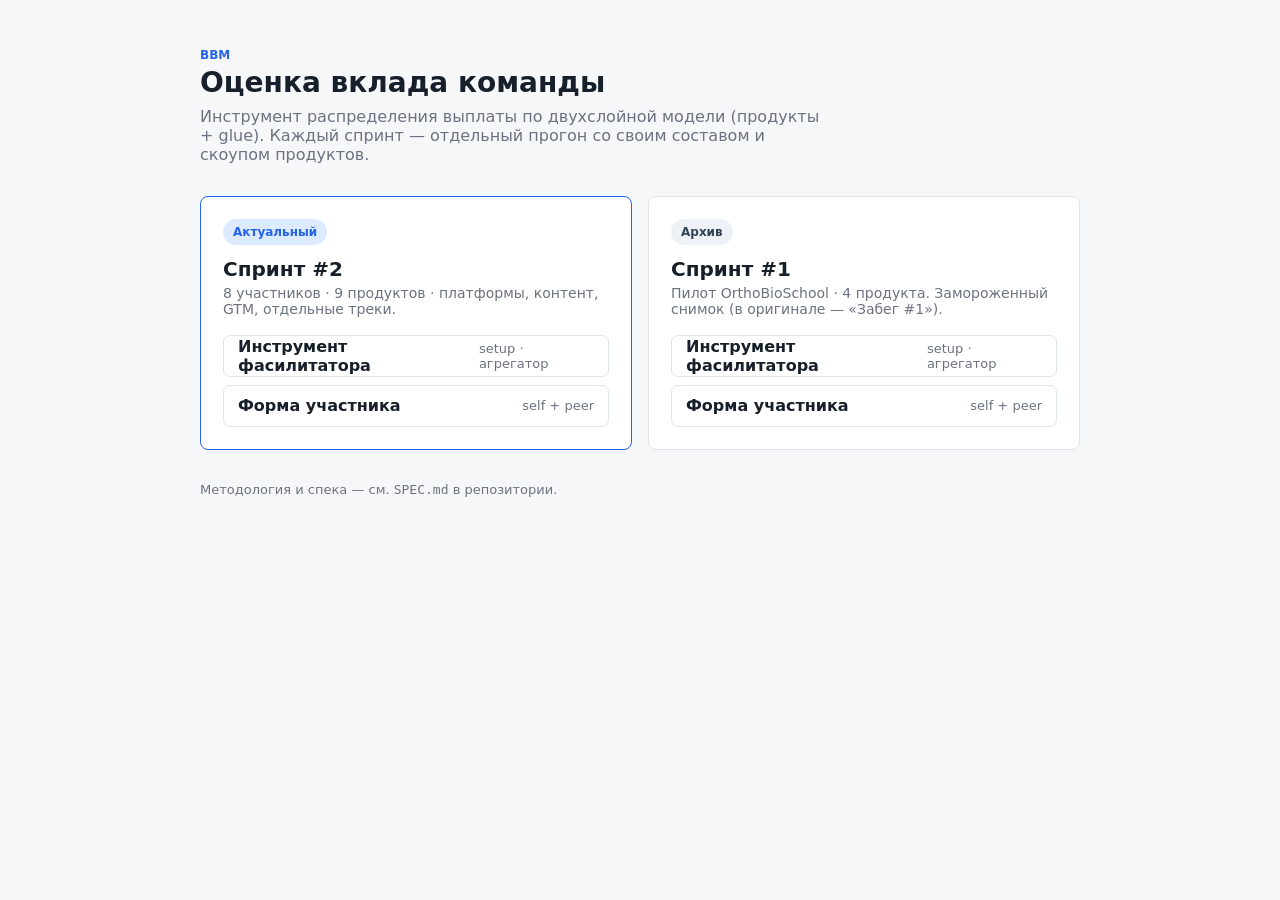
<file: index.html>
<!doctype html>
<html lang="ru">
  <head>
    <meta charset="utf-8">
    <meta name="viewport" content="width=device-width, initial-scale=1">
    <title>BBM — Оценка вклада команды</title>
    <style>
      :root {
        --bg: #f6f7f8; --surface: #fff; --text: #17202a; --muted: #6b7280;
        --line: #dfe4ea; --accent: #2563eb; --accent-quiet: #dbeafe; --radius: 8px;
      }
      * { box-sizing: border-box; }
      body {
        margin: 0; background: var(--bg); color: var(--text);
        font-family: system-ui, -apple-system, BlinkMacSystemFont, "Segoe UI", sans-serif;
      }
      .wrap { width: min(880px, calc(100% - 32px)); margin: 48px auto; }
      .eyebrow { color: var(--accent); font-size: 12px; font-weight: 760; text-transform: uppercase; margin: 0 0 6px; }
      h1 { margin: 0 0 8px; font-size: 28px; line-height: 1.1; }
      .lead { margin: 0 0 32px; color: var(--muted); max-width: 620px; }
      .cards { display: grid; gap: 16px; grid-template-columns: repeat(auto-fit, minmax(300px, 1fr)); }
      .card {
        background: var(--surface); border: 1px solid var(--line);
        border-radius: var(--radius); padding: 22px; display: flex; flex-direction: column;
      }
      .card.current { border-color: var(--accent); }
      .card h2 { margin: 0 0 4px; font-size: 20px; }
      .badge {
        display: inline-flex; align-self: flex-start; align-items: center; min-height: 26px;
        padding: 0 10px; border-radius: 999px; font-size: 12px; font-weight: 700;
        background: #eef2f7; color: #334155; margin-bottom: 12px;
      }
      .card.current .badge { background: var(--accent-quiet); color: var(--accent); }
      .meta { margin: 0 0 18px; color: var(--muted); font-size: 14px; }
      .links { display: grid; gap: 8px; margin-top: auto; }
      .links a {
        display: flex; align-items: center; justify-content: space-between;
        min-height: 42px; padding: 0 14px; border: 1px solid var(--line);
        border-radius: 7px; text-decoration: none; color: var(--text); font-weight: 700;
        transition: border-color 160ms ease, transform 160ms ease;
      }
      .links a:hover { border-color: var(--accent); transform: translateY(-1px); }
      .links a span { color: var(--muted); font-weight: 400; font-size: 13px; }
      footer { margin-top: 32px; color: var(--muted); font-size: 13px; }
    </style>
  </head>
  <body>
    <main class="wrap">
      <p class="eyebrow">BBM</p>
      <h1>Оценка вклада команды</h1>
      <p class="lead">
        Инструмент распределения выплаты по двухслойной модели (продукты + glue).
        Каждый спринт — отдельный прогон со своим составом и скоупом продуктов.
      </p>

      <div class="cards">
        <section class="card current">
          <span class="badge">Актуальный</span>
          <h2>Спринт #2</h2>
          <p class="meta">8 участников · 9 продуктов · платформы, контент, GTM, отдельные треки.</p>
          <div class="links">
            <a href="sprint-2/aggregate.html">Инструмент фасилитатора <span>setup · агрегатор</span></a>
            <a href="sprint-2/index.html">Форма участника <span>self + peer</span></a>
          </div>
        </section>

        <section class="card">
          <span class="badge">Архив</span>
          <h2>Спринт #1</h2>
          <p class="meta">Пилот OrthoBioSchool · 4 продукта. Замороженный снимок (в оригинале — «Забег #1»).</p>
          <div class="links">
            <a href="sprint-1/aggregate.html">Инструмент фасилитатора <span>setup · агрегатор</span></a>
            <a href="sprint-1/index.html">Форма участника <span>self + peer</span></a>
          </div>
        </section>
      </div>

      <footer>Методология и спека — см. <code>SPEC.md</code> в репозитории.</footer>
    </main>
  </body>
</html>
</file>
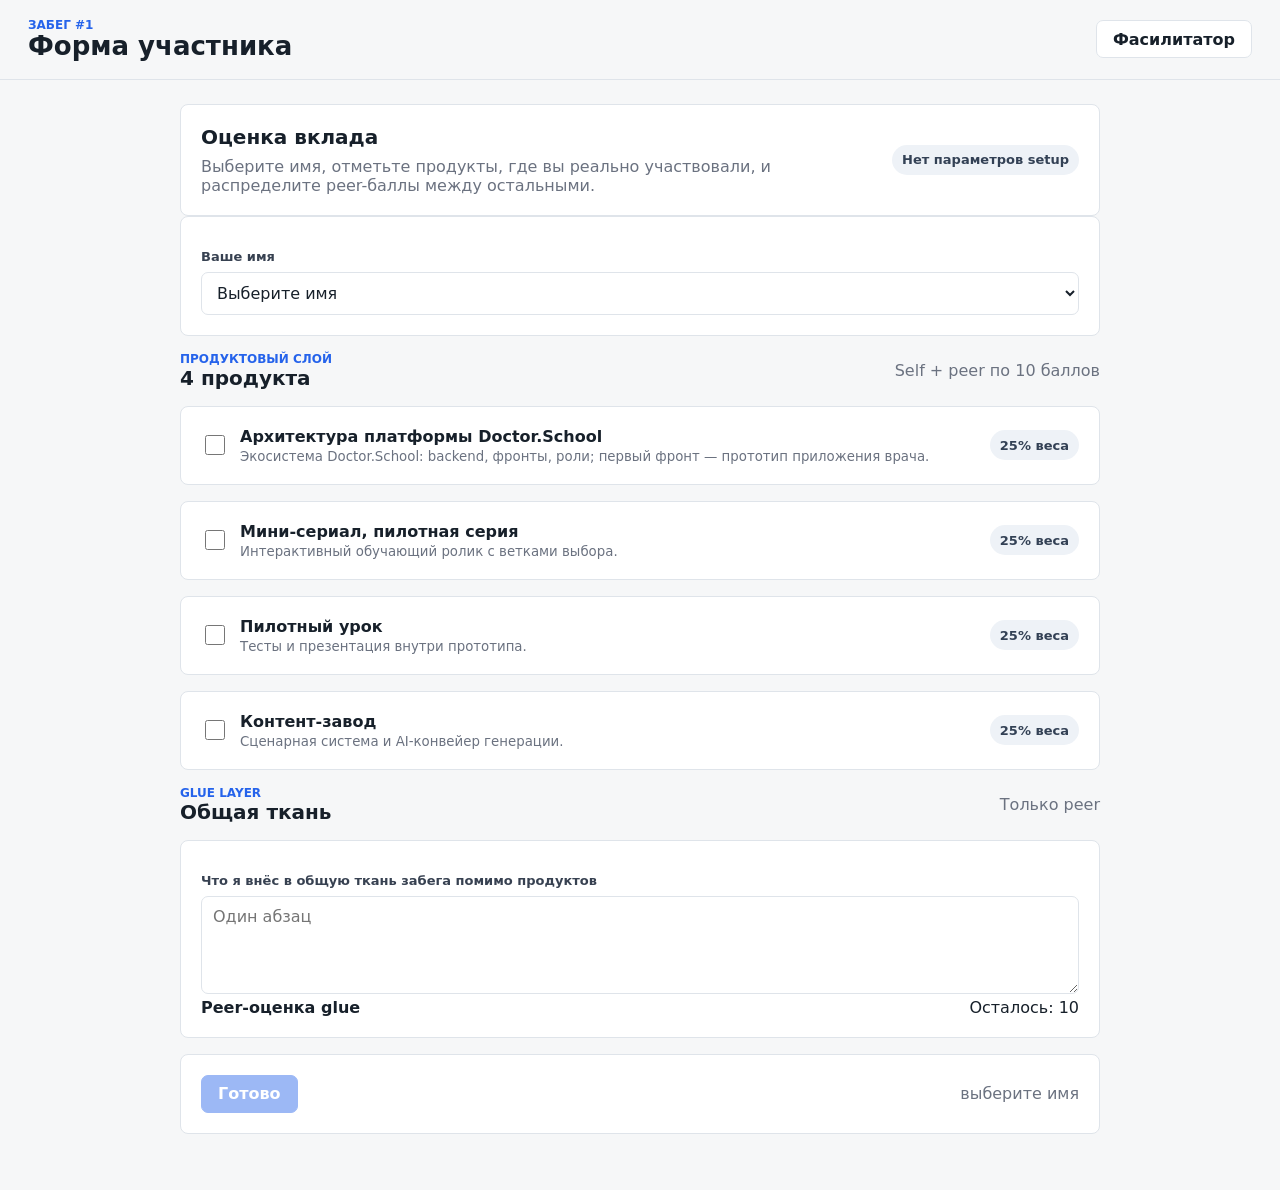
<file: sprint-1/index.html>
<!doctype html>
<html lang="ru">
  <head>
    <meta charset="utf-8">
    <meta name="viewport" content="width=device-width, initial-scale=1">
    <title>Забег #1 — форма участника</title>
    <link rel="stylesheet" href="css/style.css">
  </head>
  <body data-page="eval">
    <header class="topbar">
      <div>
        <p class="eyebrow">Забег #1</p>
        <h1>Форма участника</h1>
      </div>
      <a class="ghost-link" href="aggregate.html">Фасилитатор</a>
    </header>

    <main class="workspace eval-workspace">
      <section class="panel intro-panel">
        <div>
          <h2>Оценка вклада</h2>
          <p>Выберите имя, отметьте продукты, где вы реально участвовали, и распределите peer-баллы между остальными.</p>
        </div>
        <div class="status-pill" id="setupStatus">Ожидаю ссылку setup</div>
      </section>

      <form id="evalForm" class="form-stack" novalidate>
        <section class="panel">
          <label class="field-label" for="participantName">Ваше имя</label>
          <select id="participantName" class="input"></select>
        </section>

        <section class="section-head">
          <div>
            <p class="eyebrow">Продуктовый слой</p>
            <h2>4 продукта</h2>
          </div>
          <span class="muted">Self + peer по 10 баллов</span>
        </section>
        <div id="productsMount" class="form-stack"></div>

        <section class="section-head">
          <div>
            <p class="eyebrow">Glue layer</p>
            <h2>Общая ткань</h2>
          </div>
          <span class="muted">Только peer</span>
        </section>
        <section class="panel glue-panel" id="glueMount"></section>

        <section class="panel result-panel">
          <div class="result-actions">
            <button type="submit" class="primary-button" id="submitButton" disabled>Готово</button>
            <span id="formStatus" class="muted">Заполните обязательные поля</span>
          </div>
          <div id="outputBox" class="output-box hidden">
            <label class="field-label" for="encodedOutput">Блок для чата звонка</label>
            <textarea id="encodedOutput" class="textarea code-output" readonly></textarea>
            <div class="result-actions">
              <button type="button" class="secondary-button" id="copyOutput">Скопировать в буфер</button>
              <span class="muted">Вставьте этот блок в чат звонка.</span>
            </div>
          </div>
        </section>
      </form>
    </main>

    <script src="js/shared.js"></script>
    <script src="js/eval.js"></script>
  </body>
</html>
</file>
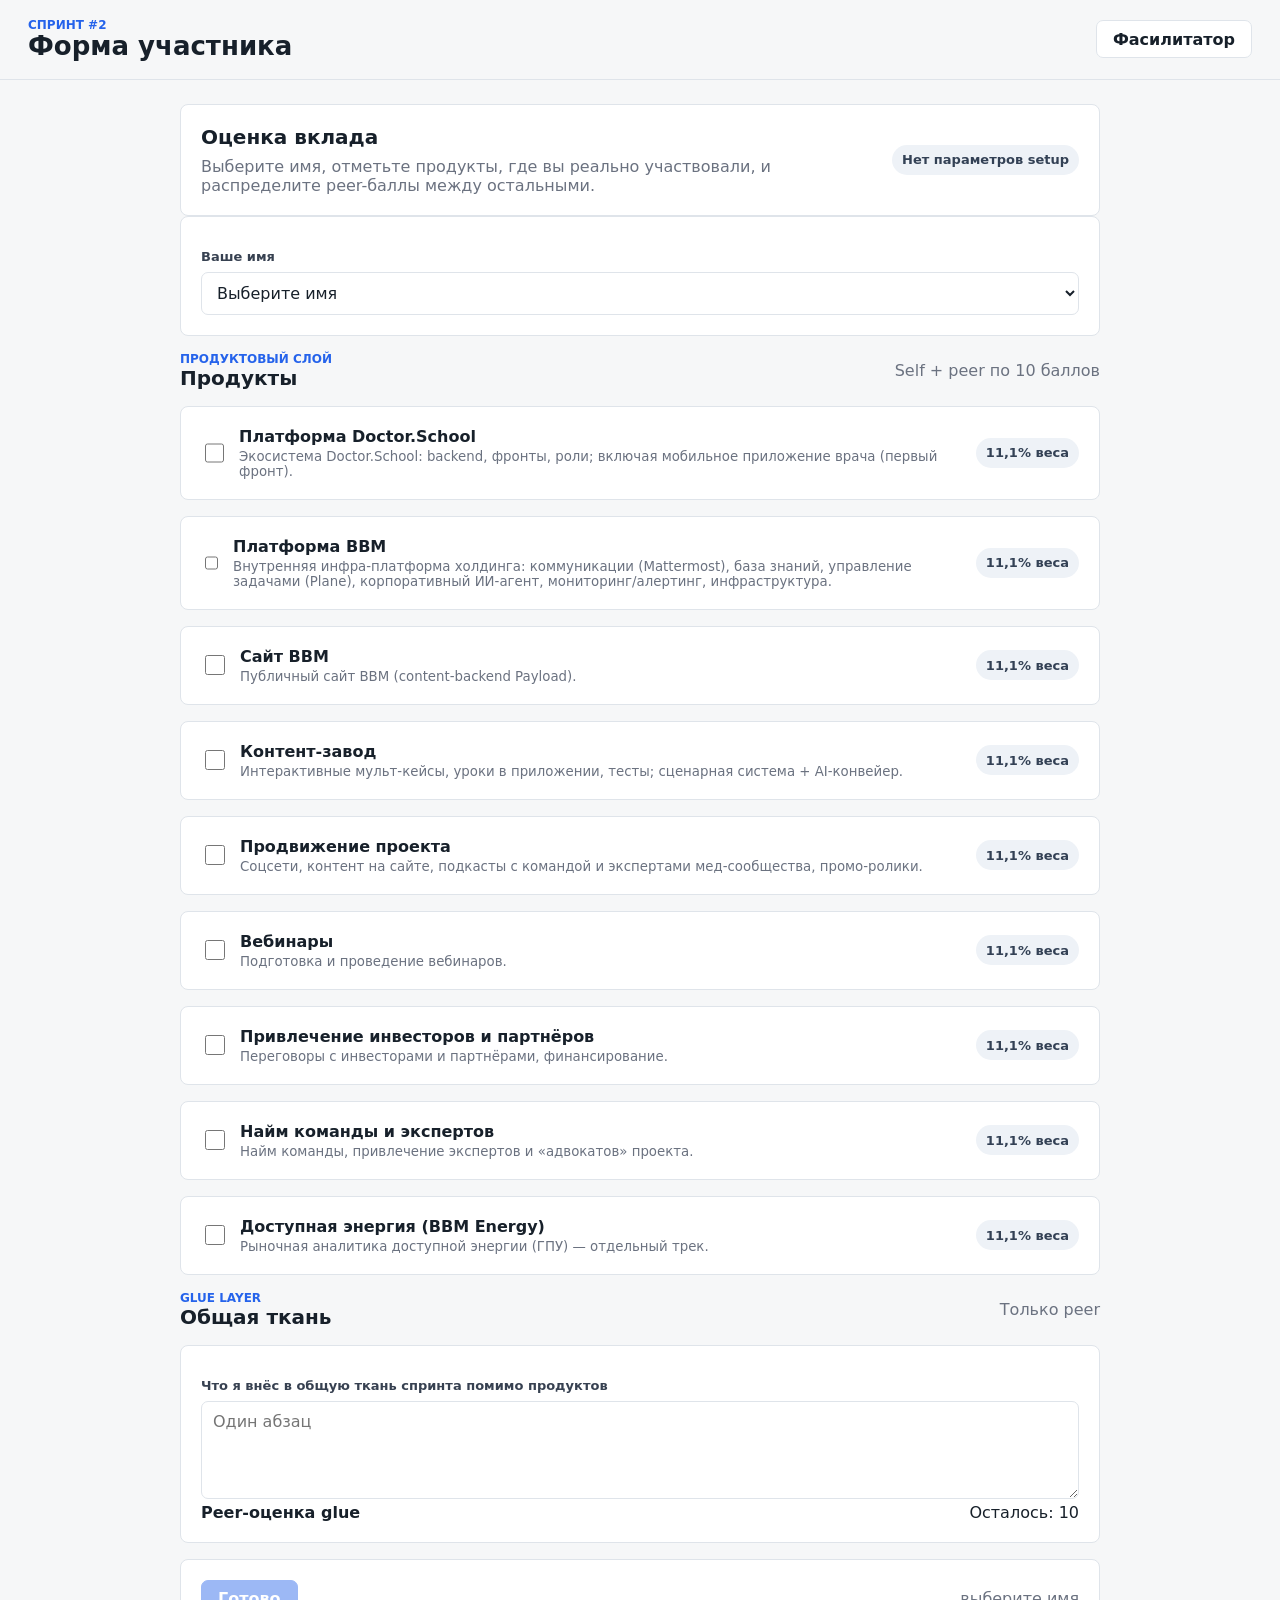
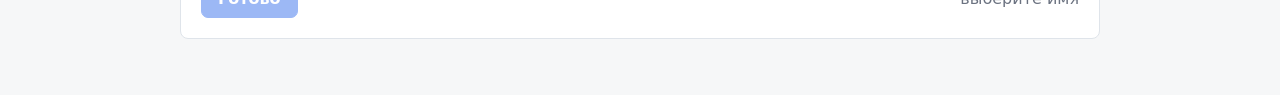
<file: sprint-2/index.html>
<!doctype html>
<html lang="ru">
  <head>
    <meta charset="utf-8">
    <meta name="viewport" content="width=device-width, initial-scale=1">
    <title>Спринт #2 — форма участника</title>
    <link rel="stylesheet" href="css/style.css">
  </head>
  <body data-page="eval">
    <header class="topbar">
      <div>
        <p class="eyebrow">Спринт #2</p>
        <h1>Форма участника</h1>
      </div>
      <a class="ghost-link" href="aggregate.html">Фасилитатор</a>
    </header>

    <main class="workspace eval-workspace">
      <section class="panel intro-panel">
        <div>
          <h2>Оценка вклада</h2>
          <p>Выберите имя, отметьте продукты, где вы реально участвовали, и распределите peer-баллы между остальными.</p>
        </div>
        <div class="status-pill" id="setupStatus">Ожидаю ссылку setup</div>
      </section>

      <form id="evalForm" class="form-stack" novalidate>
        <section class="panel">
          <label class="field-label" for="participantName">Ваше имя</label>
          <select id="participantName" class="input"></select>
        </section>

        <section class="section-head">
          <div>
            <p class="eyebrow">Продуктовый слой</p>
            <h2>Продукты</h2>
          </div>
          <span class="muted">Self + peer по 10 баллов</span>
        </section>
        <div id="productsMount" class="form-stack"></div>

        <section class="section-head">
          <div>
            <p class="eyebrow">Glue layer</p>
            <h2>Общая ткань</h2>
          </div>
          <span class="muted">Только peer</span>
        </section>
        <section class="panel glue-panel" id="glueMount"></section>

        <section class="panel result-panel">
          <div class="result-actions">
            <button type="submit" class="primary-button" id="submitButton" disabled>Готово</button>
            <span id="formStatus" class="muted">Заполните обязательные поля</span>
          </div>
          <div id="outputBox" class="output-box hidden">
            <label class="field-label" for="encodedOutput">Блок для чата звонка</label>
            <textarea id="encodedOutput" class="textarea code-output" readonly></textarea>
            <div class="result-actions">
              <button type="button" class="secondary-button" id="copyOutput">Скопировать в буфер</button>
              <span class="muted">Вставьте этот блок в чат звонка.</span>
            </div>
          </div>
        </section>
      </form>
    </main>

    <script src="js/shared.js"></script>
    <script src="js/eval.js"></script>
  </body>
</html>
</file>
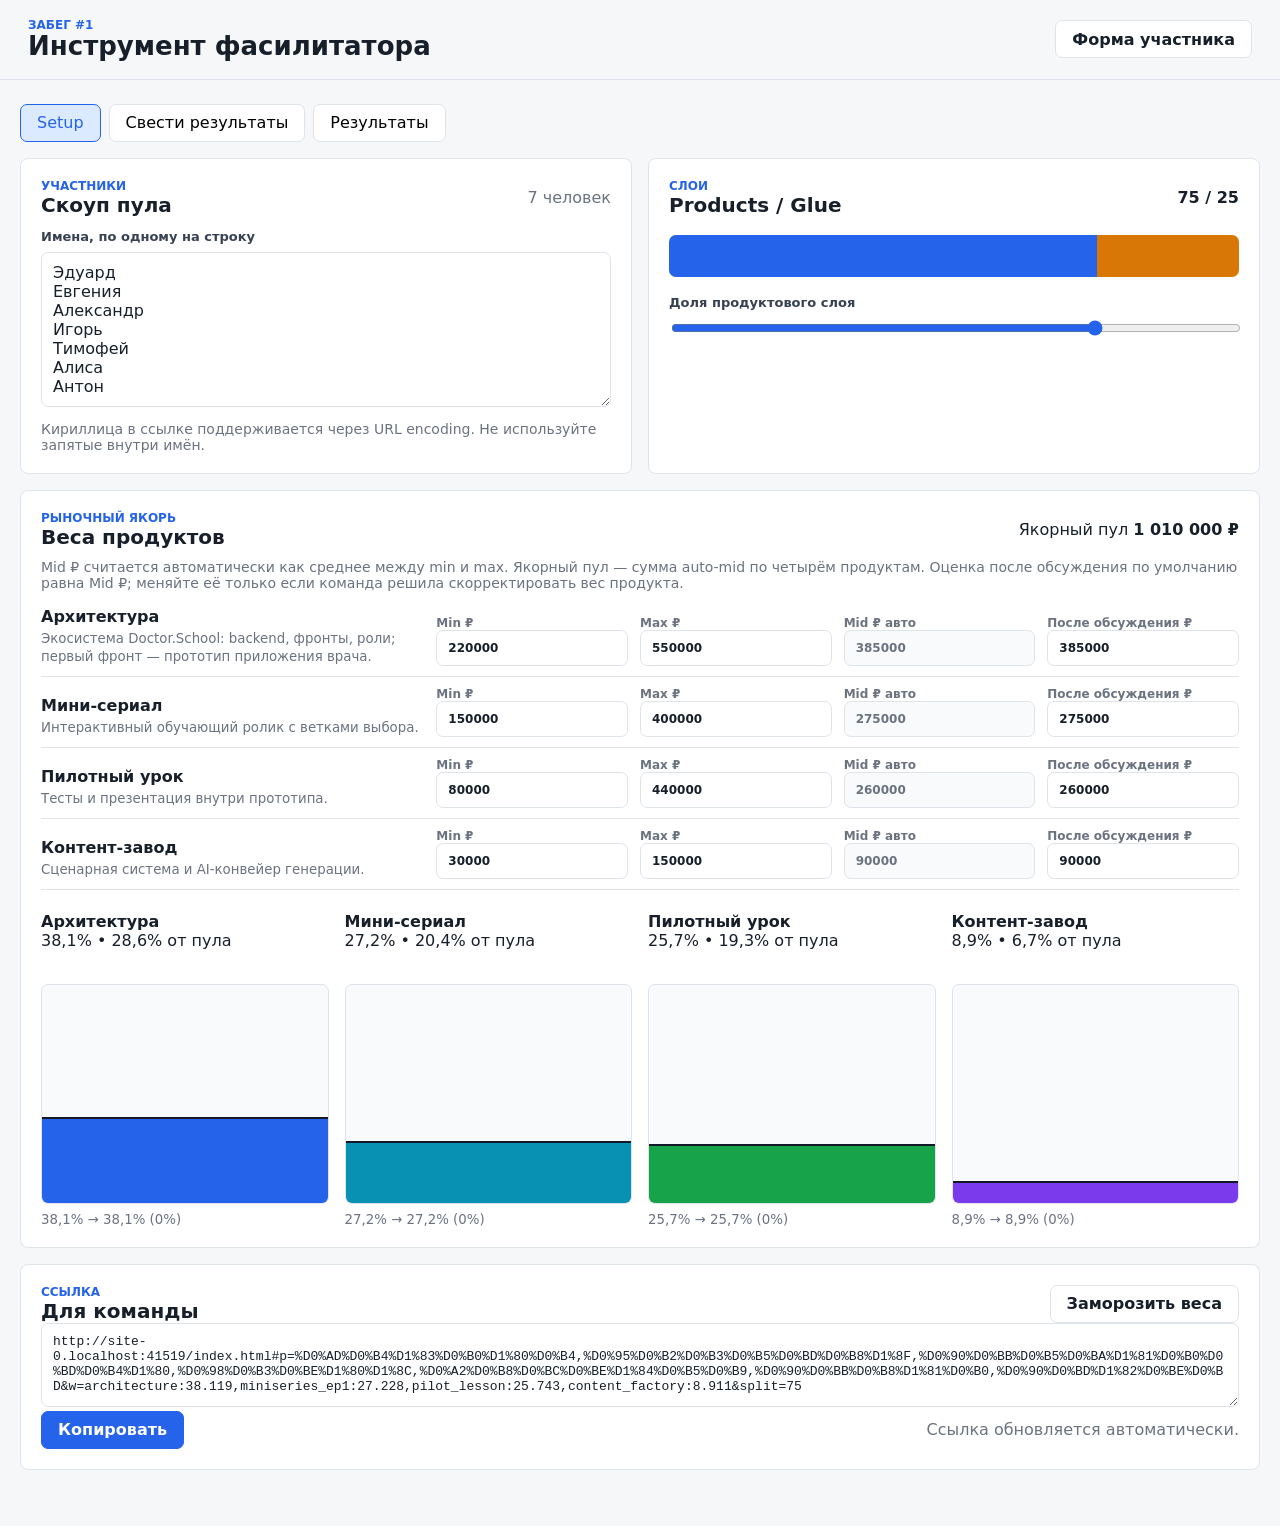
<file: aggregate.html>
<!doctype html>
<html lang="ru">
  <head>
    <meta charset="utf-8">
    <meta name="viewport" content="width=device-width, initial-scale=1">
    <title>Забег #1 — фасилитатор</title>
    <link rel="stylesheet" href="css/style.css">
  </head>
  <body data-page="aggregate">
    <header class="topbar">
      <div>
        <p class="eyebrow">Забег #1</p>
        <h1>Инструмент фасилитатора</h1>
      </div>
      <a class="ghost-link" href="index.html">Форма участника</a>
    </header>

    <main class="workspace">
      <nav class="tabs" aria-label="Разделы фасилитатора">
        <button class="tab active" data-tab="setup" type="button">Setup</button>
        <button class="tab" data-tab="aggregate" type="button">Свести результаты</button>
        <button class="tab" data-tab="results" type="button">Результаты</button>
      </nav>

      <section id="setupTab" class="tab-panel active">
        <div class="grid two-col">
          <section class="panel">
            <div class="panel-title">
              <div>
                <p class="eyebrow">Участники</p>
                <h2>Скоуп пула</h2>
            </div>
            <span class="muted" id="participantCount">0 человек</span>
          </div>
          <label class="field-label" for="participantsInput">Имена, по одному на строку</label>
          <textarea id="participantsInput" class="textarea" rows="7">Эдуард
Евгения
Александр
Игорь
Тимофей
Алиса
Антон</textarea>
          <p class="helper-text">Кириллица в ссылке поддерживается через URL encoding. Не используйте запятые внутри имён.</p>
        </section>

          <section class="panel">
            <div class="panel-title">
              <div>
                <p class="eyebrow">Слои</p>
                <h2>Products / Glue</h2>
              </div>
              <strong id="splitLabel">75 / 25</strong>
            </div>
            <div class="split-bar" id="splitBar">
              <div class="split-products"></div>
              <div class="split-glue"></div>
            </div>
            <label class="field-label" for="productRatioInput">Доля продуктового слоя</label>
            <input id="productRatioInput" class="range" type="range" min="0" max="100" value="75">
          </section>
        </div>

        <section class="panel">
          <div class="panel-title">
            <div>
              <p class="eyebrow">Рыночный якорь</p>
              <h2>Веса продуктов</h2>
            </div>
            <div class="metric">
              <span>Якорный пул</span>
              <strong id="anchorPoolLabel">0 ₽</strong>
            </div>
          </div>
          <p class="helper-text">Mid ₽ считается автоматически как среднее между min и max. Якорный пул — сумма auto-mid по четырём продуктам. Оценка после обсуждения по умолчанию равна Mid ₽; меняйте её только если команда решила скорректировать вес продукта.</p>
          <div id="anchorTable" class="anchor-table"></div>
          <div id="weightBars" class="weight-bars"></div>
        </section>

        <section class="panel">
          <div class="panel-title">
            <div>
              <p class="eyebrow">Ссылка</p>
              <h2>Для команды</h2>
            </div>
            <button type="button" class="secondary-button" id="freezeButton">Заморозить веса</button>
          </div>
          <textarea id="teamLink" class="textarea code-output" readonly></textarea>
          <div class="result-actions">
            <button type="button" class="primary-button" id="copyLink">Копировать</button>
            <span class="muted" id="linkStatus">Ссылка обновляется автоматически.</span>
          </div>
        </section>
      </section>

      <section id="aggregateTab" class="tab-panel">
        <section class="panel">
          <div class="panel-title">
            <div>
              <p class="eyebrow">Блоки участников</p>
              <h2>Свести результаты</h2>
            </div>
            <span class="status-pill" id="parsedCount">0 блоков</span>
          </div>
          <label class="field-label" for="blocksInput">Вставьте сообщения из чата</label>
          <textarea id="blocksInput" class="textarea" rows="10" placeholder="ZABEG-EVAL::..."></textarea>
          <div id="parseErrors" class="warning-list"></div>
        </section>

        <div class="grid two-col">
          <section class="panel">
            <div class="panel-title">
              <div>
                <p class="eyebrow">Финальные веса</p>
                <h2>Проверка setup</h2>
              </div>
            </div>
            <div id="finalWeightsReview" class="compact-list"></div>
          </section>

          <section class="panel">
            <div class="panel-title">
              <div>
                <p class="eyebrow">Пул</p>
                <h2>Размер выплаты</h2>
              </div>
            </div>
            <label class="field-label" for="poolInput">Финальный пул ₽</label>
            <input id="poolInput" class="input" type="number" min="0" step="1000">
            <div id="poolStatus" class="pool-status"></div>
            <button type="button" class="primary-button full-width" id="computeButton">Посчитать</button>
          </section>
        </div>
      </section>

      <section id="resultsTab" class="tab-panel">
        <section class="panel">
          <div class="panel-title">
            <div>
              <p class="eyebrow">Калибровка</p>
              <h2>Self vs peer</h2>
            </div>
            <span class="muted">Жёлтым подсвечены расхождения выше 30%</span>
          </div>
          <div id="calibrationMount"></div>
        </section>

        <section class="panel">
          <div class="panel-title">
            <div>
              <p class="eyebrow">Итог</p>
              <h2>Доли и выплаты</h2>
            </div>
            <button type="button" class="secondary-button" id="exportButton" disabled>Экспорт JSON/CSV</button>
          </div>
          <div id="summaryMount"></div>
          <div id="resultMount" class="table-scroll"></div>
        </section>
      </section>
    </main>

    <script src="js/shared.js"></script>
    <script src="js/aggregate.js"></script>
  </body>
</html>
</file>
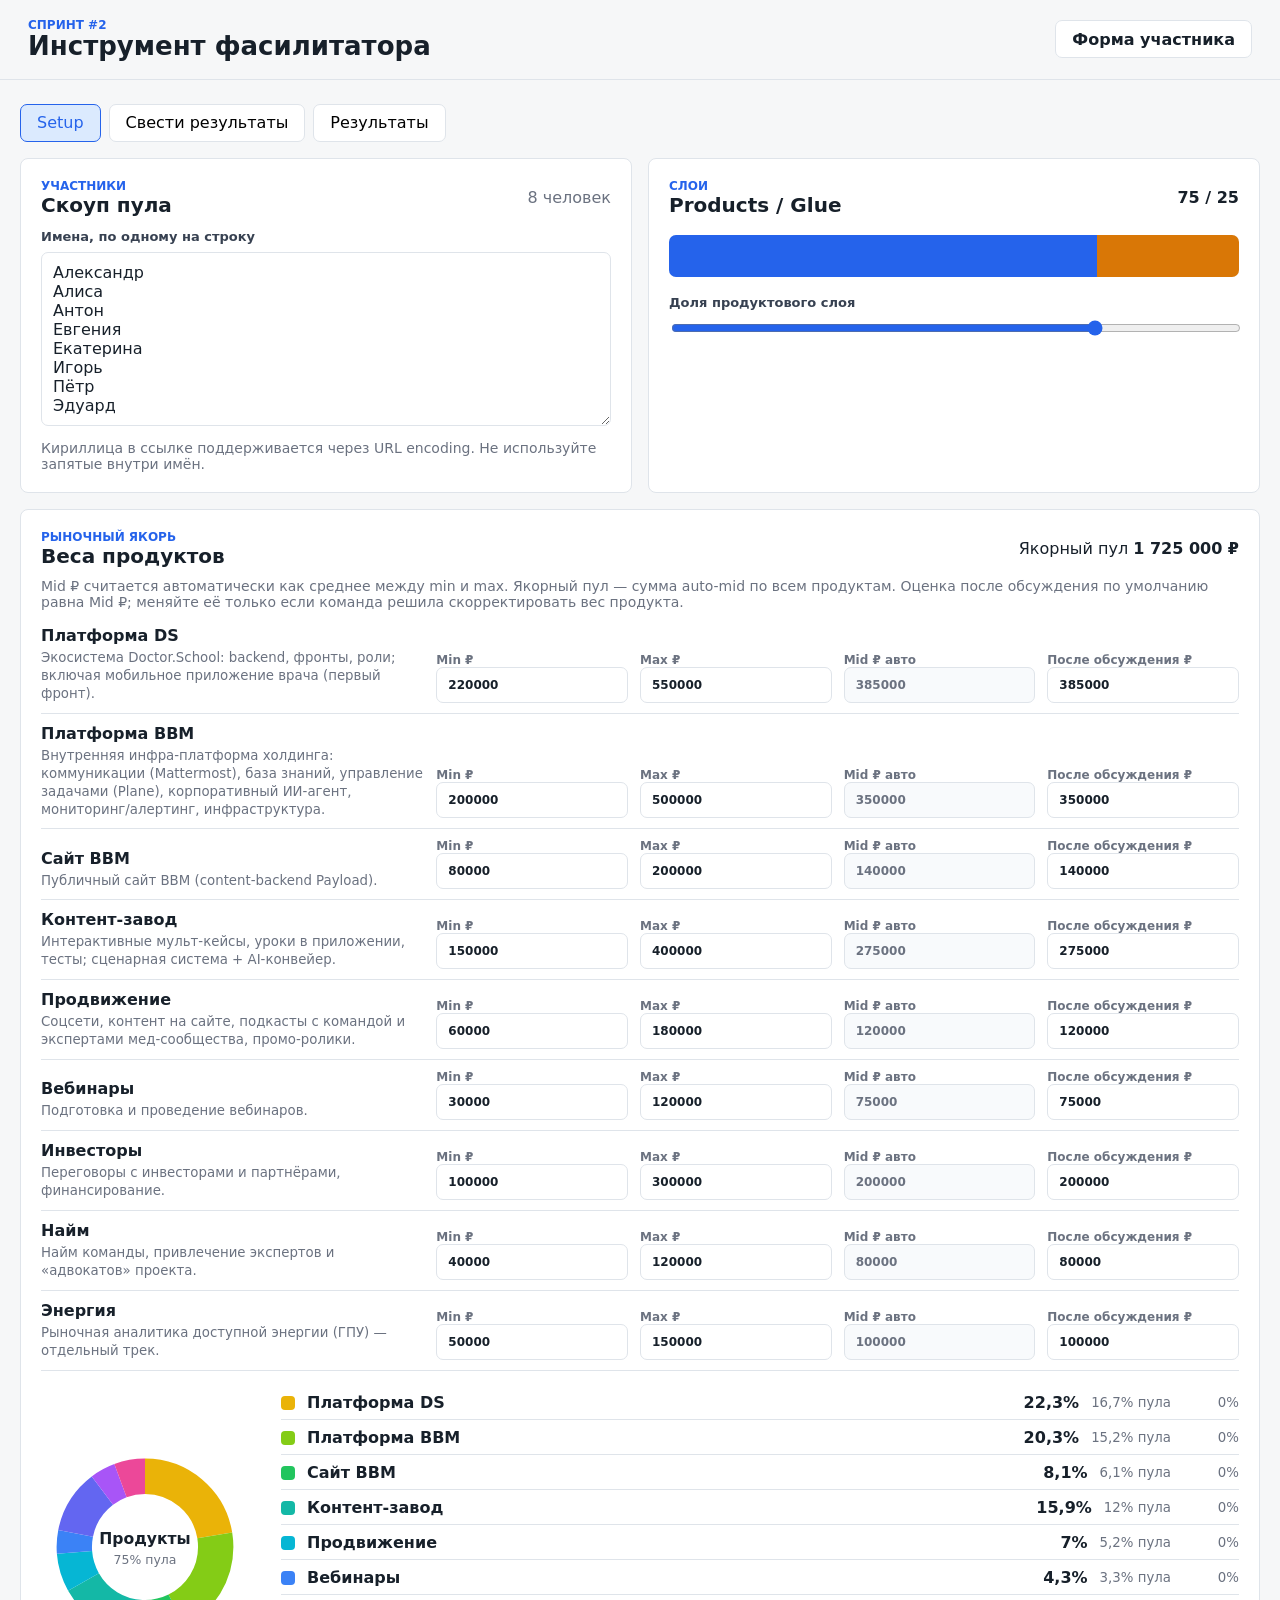
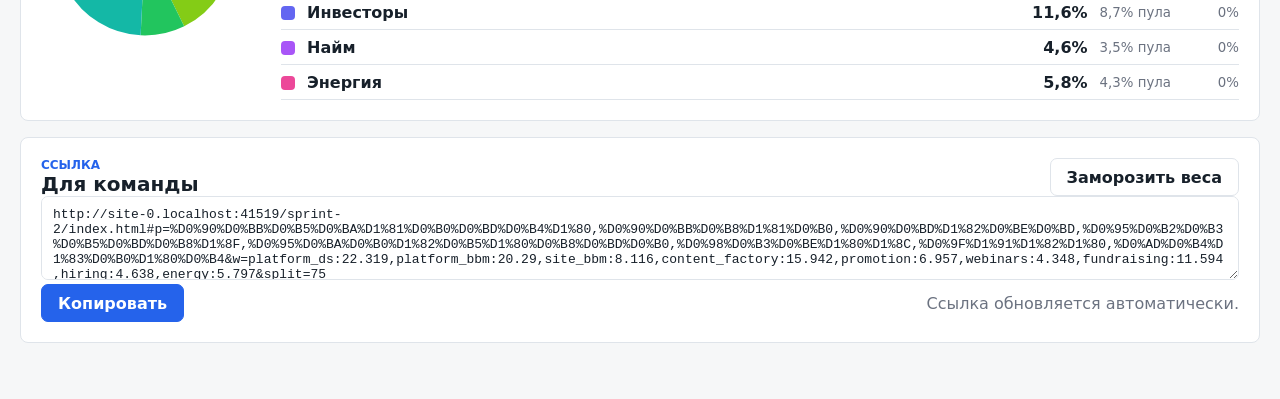
<file: sprint-2/aggregate.html>
<!doctype html>
<html lang="ru">
  <head>
    <meta charset="utf-8">
    <meta name="viewport" content="width=device-width, initial-scale=1">
    <title>Спринт #2 — фасилитатор</title>
    <link rel="stylesheet" href="css/style.css">
  </head>
  <body data-page="aggregate">
    <header class="topbar">
      <div>
        <p class="eyebrow">Спринт #2</p>
        <h1>Инструмент фасилитатора</h1>
      </div>
      <a class="ghost-link" href="index.html">Форма участника</a>
    </header>

    <main class="workspace">
      <nav class="tabs" aria-label="Разделы фасилитатора">
        <button class="tab active" data-tab="setup" type="button">Setup</button>
        <button class="tab" data-tab="aggregate" type="button">Свести результаты</button>
        <button class="tab" data-tab="results" type="button">Результаты</button>
      </nav>

      <section id="setupTab" class="tab-panel active">
        <div class="grid two-col">
          <section class="panel">
            <div class="panel-title">
              <div>
                <p class="eyebrow">Участники</p>
                <h2>Скоуп пула</h2>
            </div>
            <span class="muted" id="participantCount">0 человек</span>
          </div>
          <label class="field-label" for="participantsInput">Имена, по одному на строку</label>
          <textarea id="participantsInput" class="textarea" rows="8">Александр
Алиса
Антон
Евгения
Екатерина
Игорь
Пётр
Эдуард</textarea>
          <p class="helper-text">Кириллица в ссылке поддерживается через URL encoding. Не используйте запятые внутри имён.</p>
        </section>

          <section class="panel">
            <div class="panel-title">
              <div>
                <p class="eyebrow">Слои</p>
                <h2>Products / Glue</h2>
              </div>
              <strong id="splitLabel">75 / 25</strong>
            </div>
            <div class="split-bar" id="splitBar">
              <div class="split-products"></div>
              <div class="split-glue"></div>
            </div>
            <label class="field-label" for="productRatioInput">Доля продуктового слоя</label>
            <input id="productRatioInput" class="range" type="range" min="0" max="100" value="75">
          </section>
        </div>

        <section class="panel">
          <div class="panel-title">
            <div>
              <p class="eyebrow">Рыночный якорь</p>
              <h2>Веса продуктов</h2>
            </div>
            <div class="metric">
              <span>Якорный пул</span>
              <strong id="anchorPoolLabel">0 ₽</strong>
            </div>
          </div>
          <p class="helper-text">Mid ₽ считается автоматически как среднее между min и max. Якорный пул — сумма auto-mid по всем продуктам. Оценка после обсуждения по умолчанию равна Mid ₽; меняйте её только если команда решила скорректировать вес продукта.</p>
          <div id="anchorTable" class="anchor-table"></div>
          <div id="weightBars" class="weight-pie-host"></div>
        </section>

        <section class="panel">
          <div class="panel-title">
            <div>
              <p class="eyebrow">Ссылка</p>
              <h2>Для команды</h2>
            </div>
            <button type="button" class="secondary-button" id="freezeButton">Заморозить веса</button>
          </div>
          <textarea id="teamLink" class="textarea code-output" readonly></textarea>
          <div class="result-actions">
            <button type="button" class="primary-button" id="copyLink">Копировать</button>
            <span class="muted" id="linkStatus">Ссылка обновляется автоматически.</span>
          </div>
        </section>
      </section>

      <section id="aggregateTab" class="tab-panel">
        <section class="panel">
          <div class="panel-title">
            <div>
              <p class="eyebrow">Блоки участников</p>
              <h2>Свести результаты</h2>
            </div>
            <span class="status-pill" id="parsedCount">0 блоков</span>
          </div>
          <label class="field-label" for="blocksInput">Вставьте сообщения из чата</label>
          <textarea id="blocksInput" class="textarea" rows="10" placeholder="SPRINT-EVAL::..."></textarea>
          <div id="parseErrors" class="warning-list"></div>
        </section>

        <div class="grid two-col">
          <section class="panel">
            <div class="panel-title">
              <div>
                <p class="eyebrow">Финальные веса</p>
                <h2>Проверка setup</h2>
              </div>
            </div>
            <div id="finalWeightsReview" class="compact-list"></div>
          </section>

          <section class="panel">
            <div class="panel-title">
              <div>
                <p class="eyebrow">Пул</p>
                <h2>Размер выплаты</h2>
              </div>
            </div>
            <label class="field-label" for="poolInput">Финальный пул ₽</label>
            <input id="poolInput" class="input" type="number" min="0" step="1000">
            <div id="poolStatus" class="pool-status"></div>
            <button type="button" class="primary-button full-width" id="computeButton">Посчитать</button>
          </section>
        </div>
      </section>

      <section id="resultsTab" class="tab-panel">
        <section class="panel">
          <div class="panel-title">
            <div>
              <p class="eyebrow">Калибровка</p>
              <h2>Self vs peer</h2>
            </div>
            <span class="muted">Жёлтым подсвечены расхождения выше 30%</span>
          </div>
          <div id="calibrationMount"></div>
        </section>

        <section class="panel">
          <div class="panel-title">
            <div>
              <p class="eyebrow">Итог</p>
              <h2>Доли и выплаты</h2>
            </div>
            <button type="button" class="secondary-button" id="exportButton" disabled>Экспорт JSON/CSV</button>
          </div>
          <div id="summaryMount"></div>
          <div id="resultMount" class="table-scroll"></div>
        </section>
      </section>
    </main>

    <script src="js/shared.js"></script>
    <script src="js/aggregate.js"></script>
  </body>
</html>
</file>
<file: sprint-1/css/style.css>
:root {
  --bg: #f6f7f8;
  --surface: #ffffff;
  --text: #17202a;
  --muted: #6b7280;
  --line: #dfe4ea;
  --accent: #2563eb;
  --accent-quiet: #dbeafe;
  --glue: #d97706;
  --warn: #facc15;
  --danger: #dc2626;
  --green: #059669;
  --radius: 8px;
}

* {
  box-sizing: border-box;
}

body {
  margin: 0;
  background: var(--bg);
  color: var(--text);
  font-family: system-ui, -apple-system, BlinkMacSystemFont, "Segoe UI", sans-serif;
  letter-spacing: 0;
}

button,
input,
select,
textarea {
  font: inherit;
}

.topbar {
  position: sticky;
  top: 0;
  z-index: 20;
  display: flex;
  align-items: center;
  justify-content: space-between;
  gap: 24px;
  padding: 18px 28px;
  border-bottom: 1px solid var(--line);
  background: rgba(246, 247, 248, 0.92);
  backdrop-filter: blur(14px);
}

h1,
h2,
p {
  margin: 0;
}

h1 {
  font-size: 26px;
  line-height: 1.1;
}

h2 {
  font-size: 20px;
  line-height: 1.2;
}

.eyebrow {
  color: var(--accent);
  font-size: 12px;
  font-weight: 760;
  text-transform: uppercase;
}

.workspace {
  width: min(1240px, calc(100% - 32px));
  margin: 24px auto 56px;
}

.eval-workspace {
  width: min(920px, calc(100% - 32px));
}

.panel {
  background: var(--surface);
  border: 1px solid var(--line);
  border-radius: var(--radius);
  padding: 20px;
}

.intro-panel,
.panel-title,
.section-head,
.product-toggle,
.result-actions,
.peer-head,
.compact-row,
.summary-strip {
  display: flex;
  align-items: center;
  justify-content: space-between;
  gap: 16px;
}

.intro-panel p {
  max-width: 620px;
  margin-top: 8px;
  color: var(--muted);
}

.grid {
  display: grid;
  gap: 16px;
}

.two-col {
  grid-template-columns: minmax(0, 1fr) minmax(0, 1fr);
}

.form-stack,
.tab-panel.active {
  display: grid;
  gap: 16px;
}

.tab-panel {
  display: none;
}

.tabs {
  display: flex;
  gap: 8px;
  margin-bottom: 16px;
}

.tab,
.primary-button,
.secondary-button,
.ghost-link,
.icon-button {
  min-height: 38px;
  border-radius: 7px;
  border: 1px solid var(--line);
  cursor: pointer;
  transition: transform 160ms ease, border-color 160ms ease, background 160ms ease;
}

.tab {
  padding: 0 16px;
  background: var(--surface);
}

.tab.active {
  border-color: var(--accent);
  background: var(--accent-quiet);
  color: var(--accent);
}

.primary-button,
.secondary-button,
.ghost-link {
  display: inline-flex;
  align-items: center;
  justify-content: center;
  padding: 0 16px;
  font-weight: 700;
  text-decoration: none;
}

.primary-button {
  border-color: var(--accent);
  background: var(--accent);
  color: white;
}

.secondary-button,
.ghost-link {
  background: var(--surface);
  color: var(--text);
}

.primary-button:disabled {
  cursor: not-allowed;
  opacity: 0.45;
}

button:hover:not(:disabled),
.ghost-link:hover {
  transform: translateY(-1px);
}

.full-width {
  width: 100%;
  margin-top: 16px;
}

.input,
.textarea,
select {
  width: 100%;
  border: 1px solid var(--line);
  border-radius: 7px;
  background: #fff;
  color: var(--text);
  padding: 10px 11px;
  outline: none;
}

.input:focus,
.textarea:focus,
select:focus {
  border-color: var(--accent);
  box-shadow: 0 0 0 3px var(--accent-quiet);
}

.textarea {
  resize: vertical;
}

.field-label {
  display: block;
  margin: 12px 0 8px;
  color: #374151;
  font-size: 13px;
  font-weight: 700;
}

.helper-text {
  margin-top: 10px;
  color: var(--muted);
  font-size: 14px;
}

.muted,
small {
  color: var(--muted);
}

.status-pill,
.weight-chip {
  display: inline-flex;
  align-items: center;
  min-height: 30px;
  padding: 0 10px;
  border-radius: 999px;
  background: #eef2f7;
  color: #334155;
  font-size: 13px;
  font-weight: 700;
  white-space: nowrap;
}

.split-bar {
  display: flex;
  height: 42px;
  margin: 18px 0;
  overflow: hidden;
  border-radius: 7px;
  background: #eef2f7;
}

.split-products {
  background: var(--accent);
  transition: width 180ms ease;
}

.split-glue {
  background: var(--glue);
  transition: width 180ms ease;
}

.range {
  width: 100%;
  accent-color: var(--accent);
}

.anchor-table {
  display: grid;
  gap: 10px;
  margin-top: 16px;
}

.anchor-row {
  display: grid;
  grid-template-columns: 1.4fr repeat(4, minmax(112px, 0.7fr));
  gap: 12px;
  align-items: end;
  padding-bottom: 10px;
  border-bottom: 1px solid var(--line);
}

.anchor-row > div:first-child {
  display: grid;
  gap: 4px;
}

.anchor-row small {
  display: block;
  line-height: 1.35;
}

.readonly-input {
  background: #f8fafc;
  color: var(--muted);
}

.anchor-row label {
  color: var(--muted);
  font-size: 12px;
  font-weight: 700;
}

.weight-bars {
  display: grid;
  grid-template-columns: repeat(4, minmax(0, 1fr));
  gap: 16px;
  margin-top: 22px;
}

.weight-bar {
  display: grid;
  gap: 8px;
}

.bar-label {
  min-height: 64px;
}

.bar-label strong,
.bar-label span {
  display: block;
}

.vertical-bar {
  position: relative;
  height: 220px;
  overflow: hidden;
  border: 1px solid var(--line);
  border-radius: 7px;
  background: #f8fafc;
}

.bar-fill {
  position: absolute;
  right: 0;
  bottom: 0;
  left: 0;
  background: var(--accent);
  transition: height 200ms ease;
}

.anchor-mark {
  position: absolute;
  right: 0;
  left: 0;
  z-index: 1;
  border-top: 2px solid #111827;
}

.weight-bar em,
.warn {
  color: var(--danger);
  font-style: normal;
  font-weight: 700;
}

.danger .vertical-bar {
  border-color: var(--danger);
}

.color-1 .bar-fill,
.color-1 {
  --bar: #2563eb;
}

.color-2 .bar-fill,
.color-2 {
  --bar: #0891b2;
}

.color-3 .bar-fill,
.color-3 {
  --bar: #16a34a;
}

.color-4 .bar-fill,
.color-4 {
  --bar: #7c3aed;
}

.color-1 .bar-fill,
.stacked-bar .color-1 {
  background: #2563eb;
}

.color-2 .bar-fill,
.stacked-bar .color-2 {
  background: #0891b2;
}

.color-3 .bar-fill,
.stacked-bar .color-3 {
  background: #16a34a;
}

.color-4 .bar-fill,
.stacked-bar .color-4 {
  background: #7c3aed;
}

.stacked-bar .glue-color {
  background: var(--glue);
}

.check-row {
  display: flex;
  align-items: center;
  gap: 12px;
}

.check-row input {
  width: 20px;
  height: 20px;
  accent-color: var(--accent);
}

.check-row span {
  display: grid;
  gap: 3px;
}

.product-body {
  display: grid;
  gap: 12px;
  margin-top: 18px;
  padding-top: 18px;
  border-top: 1px solid var(--line);
}

.collapsed {
  display: none;
}

.range-row {
  display: grid;
  grid-template-columns: 1fr 54px;
  gap: 12px;
  align-items: center;
}

.peer-list {
  display: grid;
  gap: 8px;
}

.peer-row {
  display: grid;
  grid-template-columns: minmax(100px, 0.65fr) minmax(160px, 1fr) 72px minmax(160px, 1.4fr);
  gap: 10px;
  align-items: center;
}

.budget-control {
  position: relative;
}

.budget-control::before {
  position: absolute;
  top: 50%;
  right: 0;
  left: 0;
  height: 8px;
  border-radius: 999px;
  background: linear-gradient(90deg, var(--accent) 0 var(--fill), #e5e7eb var(--fill) 100%);
  content: "";
  transform: translateY(-50%);
}

.budget-range {
  position: relative;
  z-index: 1;
  display: block;
  width: 100%;
  margin: 0;
  background: transparent;
  accent-color: var(--accent);
}

.peer-row.capped .budget-control::before {
  background: linear-gradient(90deg, var(--glue) 0 var(--fill), #e5e7eb var(--fill) 100%);
}

.points-input {
  text-align: center;
}

.remaining.ok {
  color: var(--green);
}

.remaining.bad {
  color: var(--danger);
}

.output-box {
  display: grid;
  gap: 10px;
  margin-top: 16px;
}

.hidden {
  display: none;
}

.code-output {
  min-height: 84px;
  font-family: ui-monospace, SFMono-Regular, Menlo, Consolas, monospace;
  font-size: 13px;
}

.compact-list,
.pool-status {
  display: grid;
  gap: 8px;
}

.compact-row {
  padding: 8px 0;
  border-bottom: 1px solid var(--line);
}

.warning-list p {
  margin-top: 8px;
  color: var(--danger);
}

.table-scroll {
  overflow-x: auto;
}

.data-table {
  width: 100%;
  border-collapse: collapse;
  min-width: 780px;
}

.data-table th,
.data-table td {
  padding: 12px;
  border-bottom: 1px solid var(--line);
  text-align: left;
  vertical-align: top;
}

.data-table thead th {
  color: var(--muted);
  font-size: 12px;
  text-transform: uppercase;
}

.warn-cell {
  background: #fef9c3;
}

.calibration-workbench {
  display: grid;
  grid-template-columns: minmax(0, 1fr) 320px;
  gap: 18px;
  align-items: start;
  margin-top: 16px;
}

.calibration-matrix {
  display: grid;
  grid-template-columns: minmax(86px, 0.75fr) repeat(var(--source-cols), minmax(0, 1fr));
  overflow: hidden;
  border: 1px solid var(--line);
  border-radius: var(--radius);
  background: #fff;
}

.matrix-head,
.matrix-name,
.matrix-cell {
  border-bottom: 1px solid var(--line);
  padding: 10px;
}

.matrix-head {
  background: #f8fafc;
  color: var(--muted);
  font-size: 11px;
  font-weight: 800;
  text-transform: uppercase;
  white-space: nowrap;
  overflow: hidden;
  text-overflow: ellipsis;
}

.matrix-name {
  background: #fff;
  font-weight: 800;
  min-width: 0;
  overflow-wrap: anywhere;
}

.matrix-cell {
  position: relative;
  min-width: 0;
  min-height: 86px;
  border-top: 0;
  border-right: 0;
  border-left: 0;
  background: #fff;
  color: var(--text);
  text-align: left;
  cursor: pointer;
}

.selected-cell {
  box-shadow: inset 0 0 0 2px var(--accent);
}

.matrix-cell:hover {
  background: #f8fafc;
}

.matrix-cell.warn-cell:hover {
  background: #fef9c3;
}

.calibration-visual {
  display: grid;
  gap: 6px;
}

.mini-metric {
  display: grid;
  grid-template-columns: 28px minmax(0, 1fr) 34px;
  gap: 5px;
  align-items: center;
  min-width: 0;
  font-size: 11px;
}

.mini-track {
  height: 7px;
  overflow: hidden;
  border-radius: 999px;
  background: #e8edf3;
}

.mini-track i {
  display: block;
  height: 100%;
  border-radius: inherit;
}

.mini-metric.self .mini-track i {
  background: var(--accent);
}

.mini-metric.peer .mini-track i {
  background: var(--glue);
}

.delta-line {
  color: var(--muted);
  font-size: 11px;
}

mark {
  width: fit-content;
  border-radius: 999px;
  background: var(--accent-quiet);
  color: var(--accent);
  padding: 2px 7px;
}

.calibration-badge {
  position: absolute;
  right: 7px;
  bottom: 7px;
  display: inline-grid;
  place-items: center;
  width: 18px;
  height: 18px;
  border-radius: 999px;
  background: var(--accent-quiet);
  color: var(--accent);
  font-size: 11px;
  font-weight: 800;
}

.calibration-side {
  position: sticky;
  top: 96px;
  display: grid;
  gap: 8px;
  padding: 16px;
  border: 1px solid var(--line);
  border-radius: var(--radius);
  background: #fbfdff;
}

.override-editor-title {
  display: flex;
  align-items: center;
  justify-content: space-between;
  gap: 16px;
}

.override-editor-title h3 {
  margin: 0;
  font-size: 18px;
}

.empty-editor {
  color: var(--muted);
}

.override-slider {
  display: grid;
  grid-template-columns: minmax(0, 1fr) 72px;
  gap: 10px;
  align-items: center;
}

.override-slider .range {
  accent-color: var(--accent);
}

.calibration-side .result-actions {
  display: grid;
  grid-template-columns: 1fr 1fr;
  align-items: stretch;
}

.calibration-side .primary-button,
.calibration-side .secondary-button {
  width: 100%;
  min-width: 0;
  padding: 0 10px;
  text-align: center;
}

.summary-strip {
  display: grid;
  grid-template-columns: repeat(4, minmax(0, 1fr));
  margin-bottom: 16px;
  border: 1px solid var(--line);
  border-radius: var(--radius);
  overflow: hidden;
}

.summary-strip div {
  display: grid;
  gap: 4px;
  padding: 14px;
  background: #fbfdff;
  border-right: 1px solid var(--line);
}

.summary-strip div:last-child {
  border-right: 0;
}

.summary-strip span {
  color: var(--muted);
  font-size: 12px;
}

.data-warning {
  margin: -4px 0 14px;
  padding: 12px 14px;
  border: 1px solid #fde68a;
  border-radius: var(--radius);
  background: #fffbeb;
  color: #92400e;
  font-size: 13px;
}

.data-warning ul {
  margin: 6px 0 0 18px;
  padding: 0;
}

.payout-cell {
  display: grid;
  gap: 7px;
}

.payout-track {
  width: 100%;
  height: 9px;
  overflow: hidden;
  border-radius: 999px;
  background: #e8edf3;
}

.payout-track i {
  display: block;
  height: 100%;
  border-radius: inherit;
  background: var(--accent);
}

.result-table th:first-child,
.result-table td:first-child {
  width: 18%;
}

.result-table th:nth-child(2),
.result-table td:nth-child(2),
.result-table th:nth-child(3),
.result-table td:nth-child(3) {
  width: 14%;
}

.result-table th:nth-child(4),
.result-table td:nth-child(4) {
  width: 54%;
}

.source-viz {
  display: grid;
  gap: 8px;
  width: 100%;
}

.stacked-bar {
  display: flex;
  width: 100%;
  min-width: 220px;
  height: 22px;
  overflow: hidden;
  border-radius: 6px;
  background: #eef2f7;
}

.stacked-bar span {
  min-width: 1px;
}

.source-legend {
  display: flex;
  flex-wrap: wrap;
  gap: 6px 12px;
  color: var(--muted);
  font-size: 12px;
}

.source-legend span {
  display: inline-flex;
  align-items: center;
  gap: 5px;
}

.source-legend i {
  width: 9px;
  height: 9px;
  border-radius: 2px;
}

.source-legend .color-1 {
  background: #2563eb;
}

.source-legend .color-2 {
  background: #0891b2;
}

.source-legend .color-3 {
  background: #16a34a;
}

.source-legend .color-4 {
  background: #7c3aed;
}

.source-legend .glue-color {
  background: var(--glue);
}

@media (max-width: 820px) {
  .topbar,
  .intro-panel,
  .panel-title,
  .section-head,
  .result-actions {
    align-items: flex-start;
    flex-direction: column;
  }

  .two-col,
  .weight-bars,
  .summary-strip,
  .calibration-workbench {
    grid-template-columns: 1fr;
  }

  .calibration-side {
    position: static;
  }


  .anchor-row,
  .peer-row {
    grid-template-columns: 1fr;
  }

  .vertical-bar {
    height: 120px;
  }
}
</file>
<file: sprint-2/css/style.css>
:root {
  --bg: #f6f7f8;
  --surface: #ffffff;
  --text: #17202a;
  --muted: #6b7280;
  --line: #dfe4ea;
  --accent: #2563eb;
  --accent-quiet: #dbeafe;
  --glue: #d97706;
  --warn: #facc15;
  --danger: #dc2626;
  --green: #059669;
  --radius: 8px;
}

* {
  box-sizing: border-box;
}

body {
  margin: 0;
  background: var(--bg);
  color: var(--text);
  font-family: system-ui, -apple-system, BlinkMacSystemFont, "Segoe UI", sans-serif;
  letter-spacing: 0;
}

button,
input,
select,
textarea {
  font: inherit;
}

.topbar {
  position: sticky;
  top: 0;
  z-index: 20;
  display: flex;
  align-items: center;
  justify-content: space-between;
  gap: 24px;
  padding: 18px 28px;
  border-bottom: 1px solid var(--line);
  background: rgba(246, 247, 248, 0.92);
  backdrop-filter: blur(14px);
}

h1,
h2,
p {
  margin: 0;
}

h1 {
  font-size: 26px;
  line-height: 1.1;
}

h2 {
  font-size: 20px;
  line-height: 1.2;
}

.eyebrow {
  color: var(--accent);
  font-size: 12px;
  font-weight: 760;
  text-transform: uppercase;
}

.workspace {
  width: min(1240px, calc(100% - 32px));
  margin: 24px auto 56px;
}

.eval-workspace {
  width: min(920px, calc(100% - 32px));
}

.panel {
  background: var(--surface);
  border: 1px solid var(--line);
  border-radius: var(--radius);
  padding: 20px;
}

.intro-panel,
.panel-title,
.section-head,
.product-toggle,
.result-actions,
.peer-head,
.compact-row,
.summary-strip {
  display: flex;
  align-items: center;
  justify-content: space-between;
  gap: 16px;
}

.intro-panel p {
  max-width: 620px;
  margin-top: 8px;
  color: var(--muted);
}

.grid {
  display: grid;
  gap: 16px;
}

.two-col {
  grid-template-columns: minmax(0, 1fr) minmax(0, 1fr);
}

.form-stack,
.tab-panel.active {
  display: grid;
  gap: 16px;
}

.tab-panel {
  display: none;
}

.tabs {
  display: flex;
  gap: 8px;
  margin-bottom: 16px;
}

.tab,
.primary-button,
.secondary-button,
.ghost-link,
.icon-button {
  min-height: 38px;
  border-radius: 7px;
  border: 1px solid var(--line);
  cursor: pointer;
  transition: transform 160ms ease, border-color 160ms ease, background 160ms ease;
}

.tab {
  padding: 0 16px;
  background: var(--surface);
}

.tab.active {
  border-color: var(--accent);
  background: var(--accent-quiet);
  color: var(--accent);
}

.primary-button,
.secondary-button,
.ghost-link {
  display: inline-flex;
  align-items: center;
  justify-content: center;
  padding: 0 16px;
  font-weight: 700;
  text-decoration: none;
}

.primary-button {
  border-color: var(--accent);
  background: var(--accent);
  color: white;
}

.secondary-button,
.ghost-link {
  background: var(--surface);
  color: var(--text);
}

.primary-button:disabled {
  cursor: not-allowed;
  opacity: 0.45;
}

button:hover:not(:disabled),
.ghost-link:hover {
  transform: translateY(-1px);
}

.full-width {
  width: 100%;
  margin-top: 16px;
}

.input,
.textarea,
select {
  width: 100%;
  border: 1px solid var(--line);
  border-radius: 7px;
  background: #fff;
  color: var(--text);
  padding: 10px 11px;
  outline: none;
}

.input:focus,
.textarea:focus,
select:focus {
  border-color: var(--accent);
  box-shadow: 0 0 0 3px var(--accent-quiet);
}

.textarea {
  resize: vertical;
}

.field-label {
  display: block;
  margin: 12px 0 8px;
  color: #374151;
  font-size: 13px;
  font-weight: 700;
}

.helper-text {
  margin-top: 10px;
  color: var(--muted);
  font-size: 14px;
}

.muted,
small {
  color: var(--muted);
}

.status-pill,
.weight-chip {
  display: inline-flex;
  align-items: center;
  min-height: 30px;
  padding: 0 10px;
  border-radius: 999px;
  background: #eef2f7;
  color: #334155;
  font-size: 13px;
  font-weight: 700;
  white-space: nowrap;
}

.split-bar {
  display: flex;
  height: 42px;
  margin: 18px 0;
  overflow: hidden;
  border-radius: 7px;
  background: #eef2f7;
}

.split-products {
  background: var(--accent);
  transition: width 180ms ease;
}

.split-glue {
  background: var(--glue);
  transition: width 180ms ease;
}

.range {
  width: 100%;
  accent-color: var(--accent);
}

.anchor-table {
  display: grid;
  gap: 10px;
  margin-top: 16px;
}

.anchor-row {
  display: grid;
  grid-template-columns: 1.4fr repeat(4, minmax(112px, 0.7fr));
  gap: 12px;
  align-items: end;
  padding-bottom: 10px;
  border-bottom: 1px solid var(--line);
}

.anchor-row > div:first-child {
  display: grid;
  gap: 4px;
}

.anchor-row small {
  display: block;
  line-height: 1.35;
}

.readonly-input {
  background: #f8fafc;
  color: var(--muted);
}

.anchor-row label {
  color: var(--muted);
  font-size: 12px;
  font-weight: 700;
}

.weight-bars {
  display: grid;
  grid-template-columns: repeat(4, minmax(0, 1fr));
  gap: 16px;
  margin-top: 22px;
}

.weight-bar {
  display: grid;
  gap: 8px;
}

.bar-label {
  min-height: 64px;
}

.bar-label strong,
.bar-label span {
  display: block;
}

.vertical-bar {
  position: relative;
  height: 220px;
  overflow: hidden;
  border: 1px solid var(--line);
  border-radius: 7px;
  background: #f8fafc;
}

.bar-fill {
  position: absolute;
  right: 0;
  bottom: 0;
  left: 0;
  background: var(--accent);
  transition: height 200ms ease;
}

.anchor-mark {
  position: absolute;
  right: 0;
  left: 0;
  z-index: 1;
  border-top: 2px solid #111827;
}

.weight-bar em,
.warn {
  color: var(--danger);
  font-style: normal;
  font-weight: 700;
}

.danger .vertical-bar {
  border-color: var(--danger);
}

/* Палитра на 9 продуктов (спринт #2): широкий спектр жёлтый→лайм→зелёный→бирюза→циан→синий→индиго→фиолетовый→пурпур.
   Обходит красно-оранжевую зону, зарезервированную под glue (#d97706) и danger (#dc2626). */
.color-1 .bar-fill,
.color-1 {
  --bar: #eab308;
}

.color-2 .bar-fill,
.color-2 {
  --bar: #84cc16;
}

.color-3 .bar-fill,
.color-3 {
  --bar: #22c55e;
}

.color-4 .bar-fill,
.color-4 {
  --bar: #14b8a6;
}

.color-5 .bar-fill,
.color-5 {
  --bar: #06b6d4;
}

.color-6 .bar-fill,
.color-6 {
  --bar: #3b82f6;
}

.color-7 .bar-fill,
.color-7 {
  --bar: #6366f1;
}

.color-8 .bar-fill,
.color-8 {
  --bar: #a855f7;
}

.color-9 .bar-fill,
.color-9 {
  --bar: #ec4899;
}

.color-1 .bar-fill,
.stacked-bar .color-1 {
  background: #eab308;
}

.color-2 .bar-fill,
.stacked-bar .color-2 {
  background: #84cc16;
}

.color-3 .bar-fill,
.stacked-bar .color-3 {
  background: #22c55e;
}

.color-4 .bar-fill,
.stacked-bar .color-4 {
  background: #14b8a6;
}

.color-5 .bar-fill,
.stacked-bar .color-5 {
  background: #06b6d4;
}

.color-6 .bar-fill,
.stacked-bar .color-6 {
  background: #3b82f6;
}

.color-7 .bar-fill,
.stacked-bar .color-7 {
  background: #6366f1;
}

.color-8 .bar-fill,
.stacked-bar .color-8 {
  background: #a855f7;
}

.color-9 .bar-fill,
.stacked-bar .color-9 {
  background: #ec4899;
}

.stacked-bar .glue-color {
  background: var(--glue);
}

/* Круговая диаграмма долей продуктов (заменила вертикальные бары в спринте #2). */
.weight-pie-host {
  margin-top: 22px;
}

.weight-pie-wrap {
  display: flex;
  flex-wrap: wrap;
  align-items: center;
  gap: 32px;
}

.weight-pie {
  flex: 0 0 auto;
  width: 208px;
  height: 208px;
}

.pie-slice {
  transition: stroke-dasharray 220ms ease, stroke-dashoffset 220ms ease;
}

.pie-center-top {
  font-size: 15px;
  font-weight: 700;
  fill: var(--text);
}

.pie-center-sub {
  font-size: 12px;
  fill: var(--muted);
}

.weight-legend {
  flex: 1 1 300px;
  display: grid;
  gap: 8px;
  min-width: 260px;
}

.legend-row {
  display: grid;
  grid-template-columns: 14px minmax(0, 1fr) auto auto auto;
  gap: 12px;
  align-items: center;
  padding-bottom: 7px;
  border-bottom: 1px solid var(--line);
}

.legend-swatch {
  width: 14px;
  height: 14px;
  border-radius: 4px;
  background: var(--bar);
}

.legend-name {
  font-weight: 600;
}

.legend-pct {
  font-weight: 700;
}

.legend-abs {
  color: var(--muted);
  white-space: nowrap;
}

.legend-delta {
  min-width: 56px;
  color: var(--muted);
  text-align: right;
  white-space: nowrap;
}

.legend-row.danger .legend-name,
.legend-row.danger .legend-delta {
  color: var(--danger);
  font-weight: 700;
}

.check-row {
  display: flex;
  align-items: center;
  gap: 12px;
}

.check-row input {
  width: 20px;
  height: 20px;
  accent-color: var(--accent);
}

.check-row span {
  display: grid;
  gap: 3px;
}

.product-body {
  display: grid;
  gap: 12px;
  margin-top: 18px;
  padding-top: 18px;
  border-top: 1px solid var(--line);
}

.collapsed {
  display: none;
}

.range-row {
  display: grid;
  grid-template-columns: 1fr 54px;
  gap: 12px;
  align-items: center;
}

.peer-list {
  display: grid;
  gap: 8px;
}

.peer-row {
  display: grid;
  grid-template-columns: minmax(100px, 0.65fr) minmax(160px, 1fr) 72px minmax(160px, 1.4fr);
  gap: 10px;
  align-items: center;
}

.budget-control {
  position: relative;
}

.budget-control::before {
  position: absolute;
  top: 50%;
  right: 0;
  left: 0;
  height: 8px;
  border-radius: 999px;
  background: linear-gradient(90deg, var(--accent) 0 var(--fill), #e5e7eb var(--fill) 100%);
  content: "";
  transform: translateY(-50%);
}

.budget-range {
  position: relative;
  z-index: 1;
  display: block;
  width: 100%;
  margin: 0;
  background: transparent;
  accent-color: var(--accent);
}

.peer-row.capped .budget-control::before {
  background: linear-gradient(90deg, var(--glue) 0 var(--fill), #e5e7eb var(--fill) 100%);
}

.points-input {
  text-align: center;
}

.remaining.ok {
  color: var(--green);
}

.remaining.bad {
  color: var(--danger);
}

.output-box {
  display: grid;
  gap: 10px;
  margin-top: 16px;
}

.hidden {
  display: none;
}

.code-output {
  min-height: 84px;
  font-family: ui-monospace, SFMono-Regular, Menlo, Consolas, monospace;
  font-size: 13px;
}

.compact-list,
.pool-status {
  display: grid;
  gap: 8px;
}

.compact-row {
  padding: 8px 0;
  border-bottom: 1px solid var(--line);
}

.warning-list p {
  margin-top: 8px;
  color: var(--danger);
}

.table-scroll {
  overflow-x: auto;
}

.data-table {
  width: 100%;
  border-collapse: collapse;
  min-width: 780px;
}

.data-table th,
.data-table td {
  padding: 12px;
  border-bottom: 1px solid var(--line);
  text-align: left;
  vertical-align: top;
}

.data-table thead th {
  color: var(--muted);
  font-size: 12px;
  text-transform: uppercase;
}

.warn-cell {
  background: #fef9c3;
}

.calibration-workbench {
  display: grid;
  grid-template-columns: minmax(0, 1fr) 320px;
  gap: 18px;
  align-items: start;
  margin-top: 16px;
}

.calibration-matrix {
  display: grid;
  grid-template-columns: minmax(86px, 0.75fr) repeat(var(--source-cols), minmax(0, 1fr));
  overflow: hidden;
  border: 1px solid var(--line);
  border-radius: var(--radius);
  background: #fff;
}

.matrix-head,
.matrix-name,
.matrix-cell {
  border-bottom: 1px solid var(--line);
  padding: 10px;
}

.matrix-head {
  background: #f8fafc;
  color: var(--muted);
  font-size: 11px;
  font-weight: 800;
  text-transform: uppercase;
  white-space: nowrap;
  overflow: hidden;
  text-overflow: ellipsis;
}

.matrix-name {
  background: #fff;
  font-weight: 800;
  min-width: 0;
  overflow-wrap: anywhere;
}

.matrix-cell {
  position: relative;
  min-width: 0;
  min-height: 86px;
  border-top: 0;
  border-right: 0;
  border-left: 0;
  background: #fff;
  color: var(--text);
  text-align: left;
  cursor: pointer;
}

.selected-cell {
  box-shadow: inset 0 0 0 2px var(--accent);
}

.matrix-cell:hover {
  background: #f8fafc;
}

.matrix-cell.warn-cell:hover {
  background: #fef9c3;
}

.calibration-visual {
  display: grid;
  gap: 6px;
}

.mini-metric {
  display: grid;
  grid-template-columns: 28px minmax(0, 1fr) 34px;
  gap: 5px;
  align-items: center;
  min-width: 0;
  font-size: 11px;
}

.mini-track {
  height: 7px;
  overflow: hidden;
  border-radius: 999px;
  background: #e8edf3;
}

.mini-track i {
  display: block;
  height: 100%;
  border-radius: inherit;
}

.mini-metric.self .mini-track i {
  background: var(--accent);
}

.mini-metric.peer .mini-track i {
  background: var(--glue);
}

.delta-line {
  color: var(--muted);
  font-size: 11px;
}

mark {
  width: fit-content;
  border-radius: 999px;
  background: var(--accent-quiet);
  color: var(--accent);
  padding: 2px 7px;
}

.calibration-badge {
  position: absolute;
  right: 7px;
  bottom: 7px;
  display: inline-grid;
  place-items: center;
  width: 18px;
  height: 18px;
  border-radius: 999px;
  background: var(--accent-quiet);
  color: var(--accent);
  font-size: 11px;
  font-weight: 800;
}

.calibration-side {
  position: sticky;
  top: 96px;
  display: grid;
  gap: 8px;
  padding: 16px;
  border: 1px solid var(--line);
  border-radius: var(--radius);
  background: #fbfdff;
}

.override-editor-title {
  display: flex;
  align-items: center;
  justify-content: space-between;
  gap: 16px;
}

.override-editor-title h3 {
  margin: 0;
  font-size: 18px;
}

.empty-editor {
  color: var(--muted);
}

.override-slider {
  display: grid;
  grid-template-columns: minmax(0, 1fr) 72px;
  gap: 10px;
  align-items: center;
}

.override-slider .range {
  accent-color: var(--accent);
}

.calibration-side .result-actions {
  display: grid;
  grid-template-columns: 1fr 1fr;
  align-items: stretch;
}

.calibration-side .primary-button,
.calibration-side .secondary-button {
  width: 100%;
  min-width: 0;
  padding: 0 10px;
  text-align: center;
}

.summary-strip {
  display: grid;
  grid-template-columns: repeat(4, minmax(0, 1fr));
  margin-bottom: 16px;
  border: 1px solid var(--line);
  border-radius: var(--radius);
  overflow: hidden;
}

.summary-strip div {
  display: grid;
  gap: 4px;
  padding: 14px;
  background: #fbfdff;
  border-right: 1px solid var(--line);
}

.summary-strip div:last-child {
  border-right: 0;
}

.summary-strip span {
  color: var(--muted);
  font-size: 12px;
}

.data-warning {
  margin: -4px 0 14px;
  padding: 12px 14px;
  border: 1px solid #fde68a;
  border-radius: var(--radius);
  background: #fffbeb;
  color: #92400e;
  font-size: 13px;
}

.data-warning ul {
  margin: 6px 0 0 18px;
  padding: 0;
}

.payout-cell {
  display: grid;
  gap: 7px;
}

.payout-track {
  width: 100%;
  height: 9px;
  overflow: hidden;
  border-radius: 999px;
  background: #e8edf3;
}

.payout-track i {
  display: block;
  height: 100%;
  border-radius: inherit;
  background: var(--accent);
}

.result-table th:first-child,
.result-table td:first-child {
  width: 18%;
}

.result-table th:nth-child(2),
.result-table td:nth-child(2),
.result-table th:nth-child(3),
.result-table td:nth-child(3) {
  width: 14%;
}

.result-table th:nth-child(4),
.result-table td:nth-child(4) {
  width: 54%;
}

.source-viz {
  display: grid;
  gap: 8px;
  width: 100%;
}

.stacked-bar {
  display: flex;
  width: 100%;
  min-width: 220px;
  height: 22px;
  overflow: hidden;
  border-radius: 6px;
  background: #eef2f7;
}

.stacked-bar span {
  min-width: 1px;
}

.source-legend {
  display: flex;
  flex-wrap: wrap;
  gap: 6px 12px;
  color: var(--muted);
  font-size: 12px;
}

.source-legend span {
  display: inline-flex;
  align-items: center;
  gap: 5px;
}

.source-legend i {
  width: 9px;
  height: 9px;
  border-radius: 2px;
}

.source-legend .color-1 {
  background: #2563eb;
}

.source-legend .color-2 {
  background: #0891b2;
}

.source-legend .color-3 {
  background: #16a34a;
}

.source-legend .color-4 {
  background: #7c3aed;
}

.source-legend .glue-color {
  background: var(--glue);
}

@media (max-width: 820px) {
  .topbar,
  .intro-panel,
  .panel-title,
  .section-head,
  .result-actions {
    align-items: flex-start;
    flex-direction: column;
  }

  .two-col,
  .weight-bars,
  .summary-strip,
  .calibration-workbench {
    grid-template-columns: 1fr;
  }

  .calibration-side {
    position: static;
  }


  .anchor-row,
  .peer-row {
    grid-template-columns: 1fr;
  }

  .vertical-bar {
    height: 120px;
  }
}
</file>
<file: css/style.css>
:root {
  --bg: #f6f7f8;
  --surface: #ffffff;
  --text: #17202a;
  --muted: #6b7280;
  --line: #dfe4ea;
  --accent: #2563eb;
  --accent-quiet: #dbeafe;
  --glue: #d97706;
  --warn: #facc15;
  --danger: #dc2626;
  --green: #059669;
  --radius: 8px;
}

* {
  box-sizing: border-box;
}

body {
  margin: 0;
  background: var(--bg);
  color: var(--text);
  font-family: system-ui, -apple-system, BlinkMacSystemFont, "Segoe UI", sans-serif;
  letter-spacing: 0;
}

button,
input,
select,
textarea {
  font: inherit;
}

.topbar {
  position: sticky;
  top: 0;
  z-index: 20;
  display: flex;
  align-items: center;
  justify-content: space-between;
  gap: 24px;
  padding: 18px 28px;
  border-bottom: 1px solid var(--line);
  background: rgba(246, 247, 248, 0.92);
  backdrop-filter: blur(14px);
}

h1,
h2,
p {
  margin: 0;
}

h1 {
  font-size: 26px;
  line-height: 1.1;
}

h2 {
  font-size: 20px;
  line-height: 1.2;
}

.eyebrow {
  color: var(--accent);
  font-size: 12px;
  font-weight: 760;
  text-transform: uppercase;
}

.workspace {
  width: min(1240px, calc(100% - 32px));
  margin: 24px auto 56px;
}

.eval-workspace {
  width: min(920px, calc(100% - 32px));
}

.panel {
  background: var(--surface);
  border: 1px solid var(--line);
  border-radius: var(--radius);
  padding: 20px;
}

.intro-panel,
.panel-title,
.section-head,
.product-toggle,
.result-actions,
.peer-head,
.compact-row,
.summary-strip {
  display: flex;
  align-items: center;
  justify-content: space-between;
  gap: 16px;
}

.intro-panel p {
  max-width: 620px;
  margin-top: 8px;
  color: var(--muted);
}

.grid {
  display: grid;
  gap: 16px;
}

.two-col {
  grid-template-columns: minmax(0, 1fr) minmax(0, 1fr);
}

.form-stack,
.tab-panel.active {
  display: grid;
  gap: 16px;
}

.tab-panel {
  display: none;
}

.tabs {
  display: flex;
  gap: 8px;
  margin-bottom: 16px;
}

.tab,
.primary-button,
.secondary-button,
.ghost-link,
.icon-button {
  min-height: 38px;
  border-radius: 7px;
  border: 1px solid var(--line);
  cursor: pointer;
  transition: transform 160ms ease, border-color 160ms ease, background 160ms ease;
}

.tab {
  padding: 0 16px;
  background: var(--surface);
}

.tab.active {
  border-color: var(--accent);
  background: var(--accent-quiet);
  color: var(--accent);
}

.primary-button,
.secondary-button,
.ghost-link {
  display: inline-flex;
  align-items: center;
  justify-content: center;
  padding: 0 16px;
  font-weight: 700;
  text-decoration: none;
}

.primary-button {
  border-color: var(--accent);
  background: var(--accent);
  color: white;
}

.secondary-button,
.ghost-link {
  background: var(--surface);
  color: var(--text);
}

.primary-button:disabled {
  cursor: not-allowed;
  opacity: 0.45;
}

button:hover:not(:disabled),
.ghost-link:hover {
  transform: translateY(-1px);
}

.full-width {
  width: 100%;
  margin-top: 16px;
}

.input,
.textarea,
select {
  width: 100%;
  border: 1px solid var(--line);
  border-radius: 7px;
  background: #fff;
  color: var(--text);
  padding: 10px 11px;
  outline: none;
}

.input:focus,
.textarea:focus,
select:focus {
  border-color: var(--accent);
  box-shadow: 0 0 0 3px var(--accent-quiet);
}

.textarea {
  resize: vertical;
}

.field-label {
  display: block;
  margin: 12px 0 8px;
  color: #374151;
  font-size: 13px;
  font-weight: 700;
}

.helper-text {
  margin-top: 10px;
  color: var(--muted);
  font-size: 14px;
}

.muted,
small {
  color: var(--muted);
}

.status-pill,
.weight-chip {
  display: inline-flex;
  align-items: center;
  min-height: 30px;
  padding: 0 10px;
  border-radius: 999px;
  background: #eef2f7;
  color: #334155;
  font-size: 13px;
  font-weight: 700;
  white-space: nowrap;
}

.split-bar {
  display: flex;
  height: 42px;
  margin: 18px 0;
  overflow: hidden;
  border-radius: 7px;
  background: #eef2f7;
}

.split-products {
  background: var(--accent);
  transition: width 180ms ease;
}

.split-glue {
  background: var(--glue);
  transition: width 180ms ease;
}

.range {
  width: 100%;
  accent-color: var(--accent);
}

.anchor-table {
  display: grid;
  gap: 10px;
  margin-top: 16px;
}

.anchor-row {
  display: grid;
  grid-template-columns: 1.4fr repeat(4, minmax(112px, 0.7fr));
  gap: 12px;
  align-items: end;
  padding-bottom: 10px;
  border-bottom: 1px solid var(--line);
}

.anchor-row > div:first-child {
  display: grid;
  gap: 4px;
}

.anchor-row small {
  display: block;
  line-height: 1.35;
}

.readonly-input {
  background: #f8fafc;
  color: var(--muted);
}

.anchor-row label {
  color: var(--muted);
  font-size: 12px;
  font-weight: 700;
}

.weight-bars {
  display: grid;
  grid-template-columns: repeat(4, minmax(0, 1fr));
  gap: 16px;
  margin-top: 22px;
}

.weight-bar {
  display: grid;
  gap: 8px;
}

.bar-label {
  min-height: 64px;
}

.bar-label strong,
.bar-label span {
  display: block;
}

.vertical-bar {
  position: relative;
  height: 220px;
  overflow: hidden;
  border: 1px solid var(--line);
  border-radius: 7px;
  background: #f8fafc;
}

.bar-fill {
  position: absolute;
  right: 0;
  bottom: 0;
  left: 0;
  background: var(--accent);
  transition: height 200ms ease;
}

.anchor-mark {
  position: absolute;
  right: 0;
  left: 0;
  z-index: 1;
  border-top: 2px solid #111827;
}

.weight-bar em,
.warn {
  color: var(--danger);
  font-style: normal;
  font-weight: 700;
}

.danger .vertical-bar {
  border-color: var(--danger);
}

.color-1 .bar-fill,
.color-1 {
  --bar: #2563eb;
}

.color-2 .bar-fill,
.color-2 {
  --bar: #0891b2;
}

.color-3 .bar-fill,
.color-3 {
  --bar: #16a34a;
}

.color-4 .bar-fill,
.color-4 {
  --bar: #7c3aed;
}

.color-1 .bar-fill,
.stacked-bar .color-1 {
  background: #2563eb;
}

.color-2 .bar-fill,
.stacked-bar .color-2 {
  background: #0891b2;
}

.color-3 .bar-fill,
.stacked-bar .color-3 {
  background: #16a34a;
}

.color-4 .bar-fill,
.stacked-bar .color-4 {
  background: #7c3aed;
}

.stacked-bar .glue-color {
  background: var(--glue);
}

.check-row {
  display: flex;
  align-items: center;
  gap: 12px;
}

.check-row input {
  width: 20px;
  height: 20px;
  accent-color: var(--accent);
}

.check-row span {
  display: grid;
  gap: 3px;
}

.product-body {
  display: grid;
  gap: 12px;
  margin-top: 18px;
  padding-top: 18px;
  border-top: 1px solid var(--line);
}

.collapsed {
  display: none;
}

.range-row {
  display: grid;
  grid-template-columns: 1fr 54px;
  gap: 12px;
  align-items: center;
}

.peer-list {
  display: grid;
  gap: 8px;
}

.peer-row {
  display: grid;
  grid-template-columns: minmax(100px, 0.65fr) minmax(160px, 1fr) 72px minmax(160px, 1.4fr);
  gap: 10px;
  align-items: center;
}

.budget-control {
  position: relative;
}

.budget-control::before {
  position: absolute;
  top: 50%;
  right: 0;
  left: 0;
  height: 8px;
  border-radius: 999px;
  background: linear-gradient(90deg, var(--accent) 0 var(--fill), #e5e7eb var(--fill) 100%);
  content: "";
  transform: translateY(-50%);
}

.budget-range {
  position: relative;
  z-index: 1;
  display: block;
  width: 100%;
  margin: 0;
  background: transparent;
  accent-color: var(--accent);
}

.peer-row.capped .budget-control::before {
  background: linear-gradient(90deg, var(--glue) 0 var(--fill), #e5e7eb var(--fill) 100%);
}

.points-input {
  text-align: center;
}

.remaining.ok {
  color: var(--green);
}

.remaining.bad {
  color: var(--danger);
}

.output-box {
  display: grid;
  gap: 10px;
  margin-top: 16px;
}

.hidden {
  display: none;
}

.code-output {
  min-height: 84px;
  font-family: ui-monospace, SFMono-Regular, Menlo, Consolas, monospace;
  font-size: 13px;
}

.compact-list,
.pool-status {
  display: grid;
  gap: 8px;
}

.compact-row {
  padding: 8px 0;
  border-bottom: 1px solid var(--line);
}

.warning-list p {
  margin-top: 8px;
  color: var(--danger);
}

.table-scroll {
  overflow-x: auto;
}

.data-table {
  width: 100%;
  border-collapse: collapse;
  min-width: 780px;
}

.data-table th,
.data-table td {
  padding: 12px;
  border-bottom: 1px solid var(--line);
  text-align: left;
  vertical-align: top;
}

.data-table thead th {
  color: var(--muted);
  font-size: 12px;
  text-transform: uppercase;
}

.warn-cell {
  background: #fef9c3;
}

.calibration-workbench {
  display: grid;
  grid-template-columns: minmax(0, 1fr) 320px;
  gap: 18px;
  align-items: start;
  margin-top: 16px;
}

.calibration-matrix {
  display: grid;
  grid-template-columns: minmax(86px, 0.75fr) repeat(var(--source-cols), minmax(0, 1fr));
  overflow: hidden;
  border: 1px solid var(--line);
  border-radius: var(--radius);
  background: #fff;
}

.matrix-head,
.matrix-name,
.matrix-cell {
  border-bottom: 1px solid var(--line);
  padding: 10px;
}

.matrix-head {
  background: #f8fafc;
  color: var(--muted);
  font-size: 11px;
  font-weight: 800;
  text-transform: uppercase;
  white-space: nowrap;
  overflow: hidden;
  text-overflow: ellipsis;
}

.matrix-name {
  background: #fff;
  font-weight: 800;
  min-width: 0;
  overflow-wrap: anywhere;
}

.matrix-cell {
  position: relative;
  min-width: 0;
  min-height: 86px;
  border-top: 0;
  border-right: 0;
  border-left: 0;
  background: #fff;
  color: var(--text);
  text-align: left;
  cursor: pointer;
}

.selected-cell {
  box-shadow: inset 0 0 0 2px var(--accent);
}

.matrix-cell:hover {
  background: #f8fafc;
}

.matrix-cell.warn-cell:hover {
  background: #fef9c3;
}

.calibration-visual {
  display: grid;
  gap: 6px;
}

.mini-metric {
  display: grid;
  grid-template-columns: 28px minmax(0, 1fr) 34px;
  gap: 5px;
  align-items: center;
  min-width: 0;
  font-size: 11px;
}

.mini-track {
  height: 7px;
  overflow: hidden;
  border-radius: 999px;
  background: #e8edf3;
}

.mini-track i {
  display: block;
  height: 100%;
  border-radius: inherit;
}

.mini-metric.self .mini-track i {
  background: var(--accent);
}

.mini-metric.peer .mini-track i {
  background: var(--glue);
}

.delta-line {
  color: var(--muted);
  font-size: 11px;
}

mark {
  width: fit-content;
  border-radius: 999px;
  background: var(--accent-quiet);
  color: var(--accent);
  padding: 2px 7px;
}

.calibration-badge {
  position: absolute;
  right: 7px;
  bottom: 7px;
  display: inline-grid;
  place-items: center;
  width: 18px;
  height: 18px;
  border-radius: 999px;
  background: var(--accent-quiet);
  color: var(--accent);
  font-size: 11px;
  font-weight: 800;
}

.calibration-side {
  position: sticky;
  top: 96px;
  display: grid;
  gap: 8px;
  padding: 16px;
  border: 1px solid var(--line);
  border-radius: var(--radius);
  background: #fbfdff;
}

.override-editor-title {
  display: flex;
  align-items: center;
  justify-content: space-between;
  gap: 16px;
}

.override-editor-title h3 {
  margin: 0;
  font-size: 18px;
}

.empty-editor {
  color: var(--muted);
}

.override-slider {
  display: grid;
  grid-template-columns: minmax(0, 1fr) 72px;
  gap: 10px;
  align-items: center;
}

.override-slider .range {
  accent-color: var(--accent);
}

.calibration-side .result-actions {
  display: grid;
  grid-template-columns: 1fr 1fr;
  align-items: stretch;
}

.calibration-side .primary-button,
.calibration-side .secondary-button {
  width: 100%;
  min-width: 0;
  padding: 0 10px;
  text-align: center;
}

.summary-strip {
  display: grid;
  grid-template-columns: repeat(4, minmax(0, 1fr));
  margin-bottom: 16px;
  border: 1px solid var(--line);
  border-radius: var(--radius);
  overflow: hidden;
}

.summary-strip div {
  display: grid;
  gap: 4px;
  padding: 14px;
  background: #fbfdff;
  border-right: 1px solid var(--line);
}

.summary-strip div:last-child {
  border-right: 0;
}

.summary-strip span {
  color: var(--muted);
  font-size: 12px;
}

.data-warning {
  margin: -4px 0 14px;
  padding: 12px 14px;
  border: 1px solid #fde68a;
  border-radius: var(--radius);
  background: #fffbeb;
  color: #92400e;
  font-size: 13px;
}

.data-warning ul {
  margin: 6px 0 0 18px;
  padding: 0;
}

.payout-cell {
  display: grid;
  gap: 7px;
}

.payout-track {
  width: 100%;
  height: 9px;
  overflow: hidden;
  border-radius: 999px;
  background: #e8edf3;
}

.payout-track i {
  display: block;
  height: 100%;
  border-radius: inherit;
  background: var(--accent);
}

.result-table th:first-child,
.result-table td:first-child {
  width: 18%;
}

.result-table th:nth-child(2),
.result-table td:nth-child(2),
.result-table th:nth-child(3),
.result-table td:nth-child(3) {
  width: 14%;
}

.result-table th:nth-child(4),
.result-table td:nth-child(4) {
  width: 54%;
}

.source-viz {
  display: grid;
  gap: 8px;
  width: 100%;
}

.stacked-bar {
  display: flex;
  width: 100%;
  min-width: 220px;
  height: 22px;
  overflow: hidden;
  border-radius: 6px;
  background: #eef2f7;
}

.stacked-bar span {
  min-width: 1px;
}

.source-legend {
  display: flex;
  flex-wrap: wrap;
  gap: 6px 12px;
  color: var(--muted);
  font-size: 12px;
}

.source-legend span {
  display: inline-flex;
  align-items: center;
  gap: 5px;
}

.source-legend i {
  width: 9px;
  height: 9px;
  border-radius: 2px;
}

.source-legend .color-1 {
  background: #2563eb;
}

.source-legend .color-2 {
  background: #0891b2;
}

.source-legend .color-3 {
  background: #16a34a;
}

.source-legend .color-4 {
  background: #7c3aed;
}

.source-legend .glue-color {
  background: var(--glue);
}

@media (max-width: 820px) {
  .topbar,
  .intro-panel,
  .panel-title,
  .section-head,
  .result-actions {
    align-items: flex-start;
    flex-direction: column;
  }

  .two-col,
  .weight-bars,
  .summary-strip,
  .calibration-workbench {
    grid-template-columns: 1fr;
  }

  .calibration-side {
    position: static;
  }


  .anchor-row,
  .peer-row {
    grid-template-columns: 1fr;
  }

  .vertical-bar {
    height: 120px;
  }
}
</file>
